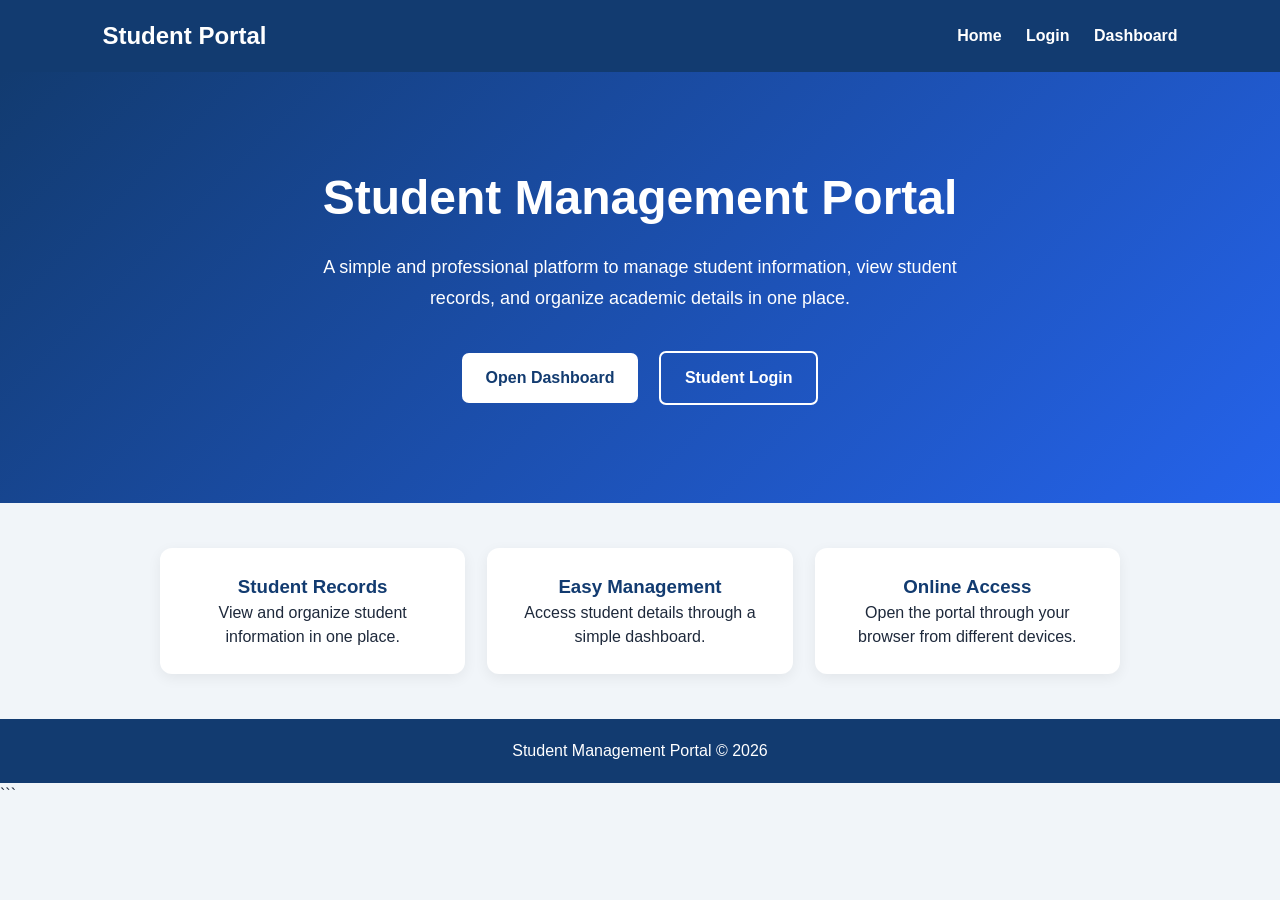
<file: frontend/index.html>
<!DOCTYPE html>
<html lang="en">
<head>
    <meta charset="UTF-8">
    <meta name="viewport" content="width=device-width, initial-scale=1.0">
    <title>Student Management Portal</title>
    <link rel="stylesheet" href="style.css">
    <style>
        body {
            margin: 0;
            font-family: Arial, sans-serif;
            background: #f1f5f9;
            color: #1e293b;
        }

        nav {
            background: #123b70;
            color: white;
            padding: 18px 8%;
            display: flex;
            justify-content: space-between;
            align-items: center;
            gap: 15px;
            flex-wrap: wrap;
        }

        nav h2 {
            margin: 0;
        }

        nav a {
            color: white;
            text-decoration: none;
            margin-left: 20px;
            font-weight: bold;
        }

        .hero {
            text-align: center;
            padding: 90px 20px;
            background: linear-gradient(135deg, #123b70, #2563eb);
            color: white;
        }

        .hero h1 {
            font-size: clamp(30px, 5vw, 48px);
            margin-bottom: 18px;
        }

        .hero p {
            font-size: 18px;
            line-height: 1.7;
            max-width: 650px;
            margin: 0 auto 30px;
        }

        .btn {
            display: inline-block;
            padding: 13px 24px;
            margin: 8px;
            border-radius: 7px;
            background: white;
            color: #123b70;
            text-decoration: none;
            font-weight: bold;
        }

        .btn.secondary {
            background: transparent;
            color: white;
            border: 2px solid white;
        }

        .features {
            max-width: 1000px;
            margin: 45px auto;
            padding: 0 20px;
            display: grid;
            grid-template-columns: repeat(auto-fit, minmax(220px, 1fr));
            gap: 22px;
        }

        .feature {
            background: white;
            padding: 25px;
            border-radius: 12px;
            box-shadow: 0 4px 14px #00000010;
            text-align: center;
        }

        .feature h3 {
            color: #123b70;
        }

        footer {
            text-align: center;
            background: #123b70;
            color: white;
            padding: 20px;
        }
    </style>
</head>
<body>

    <nav>
        <h2>Student Portal</h2>
        <div>
            <a href="index.html">Home</a>
            <a href="login.html">Login</a>
            <a href="dashboard.html">Dashboard</a>
        </div>
    </nav>

    <section class="hero">
        <h1>Student Management Portal</h1>
        <p>
            A simple and professional platform to manage student information,
            view student records, and organize academic details in one place.
        </p>
        <a class="btn" href="dashboard.html">Open Dashboard</a>
        <a class="btn secondary" href="login.html">Student Login</a>
    </section>

    <section class="features">
        <div class="feature">
            <h3>Student Records</h3>
            <p>View and organize student information in one place.</p>
        </div>

        <div class="feature">
            <h3>Easy Management</h3>
            <p>Access student details through a simple dashboard.</p>
        </div>

        <div class="feature">
            <h3>Online Access</h3>
            <p>Open the portal through your browser from different devices.</p>
        </div>
    </section>

    <footer>
        Student Management Portal &copy; 2026
    </footer>

</body>
</html>
```
</file>
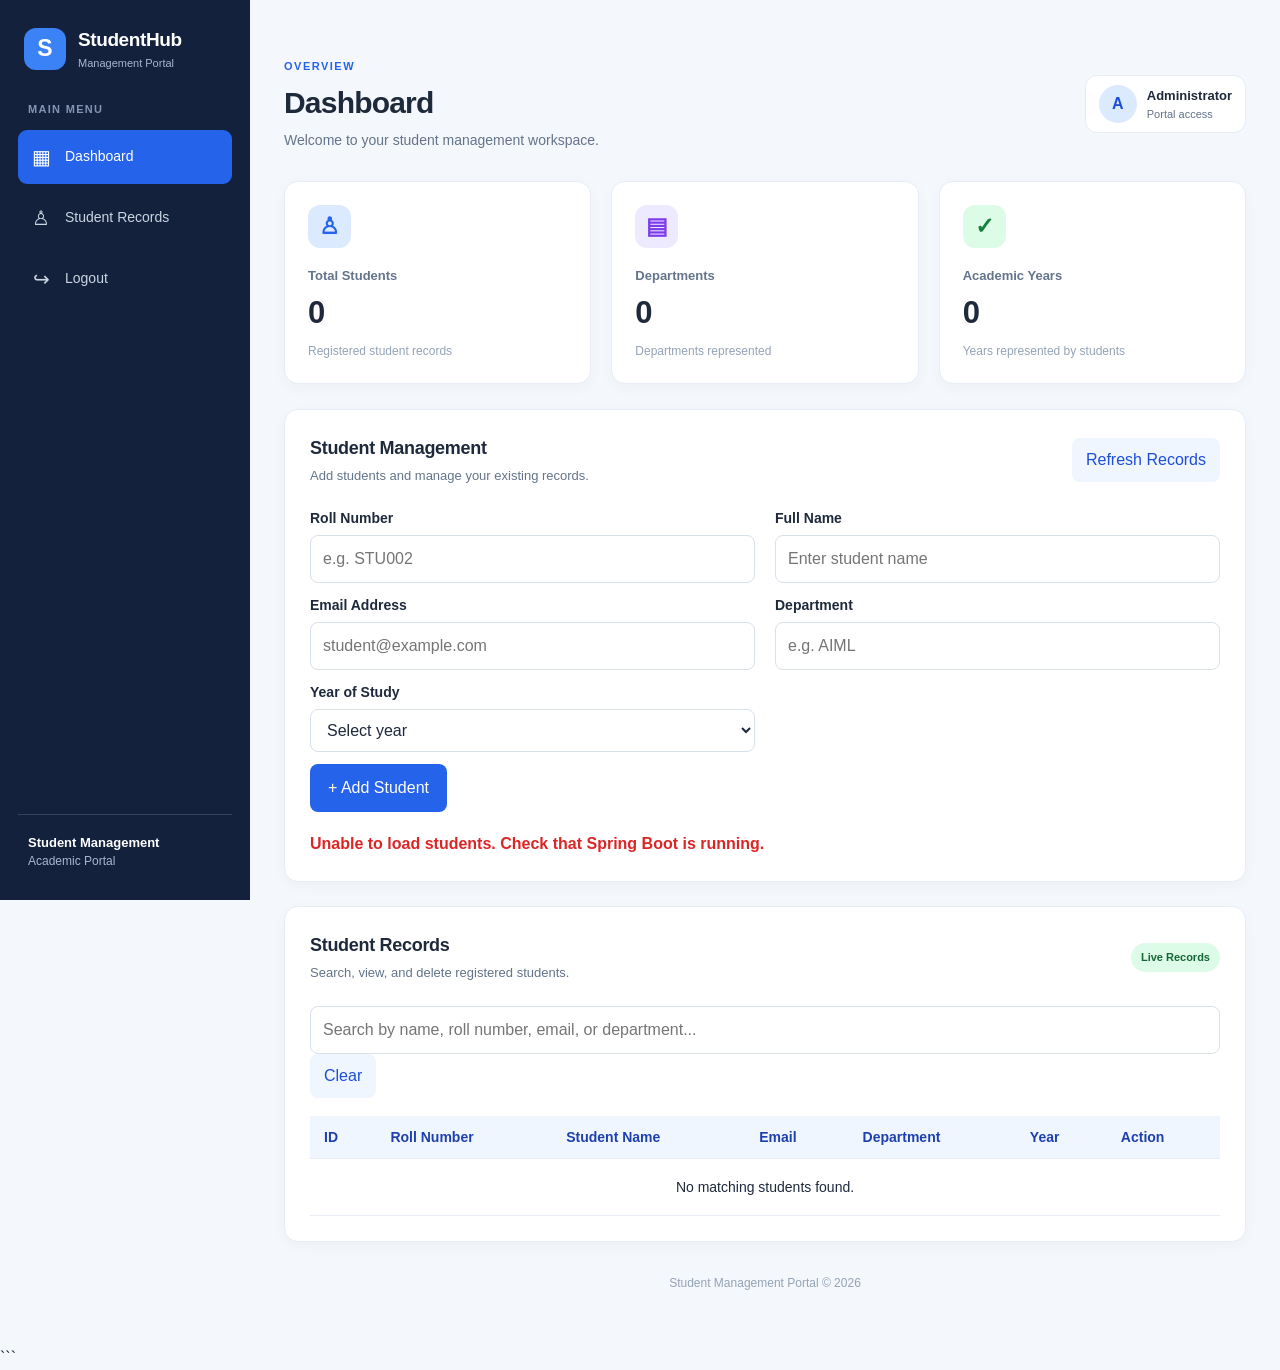
<file: frontend/dashboard.html>
```html
<!DOCTYPE html>
<html lang="en">
<head>
    <meta charset="UTF-8">
    <meta name="viewport" content="width=device-width, initial-scale=1.0">

    <title>Dashboard | Student Management Portal</title>

    <link rel="stylesheet" href="style.css">
</head>

<body class="dashboard-page">

    <!-- Sidebar -->
    <aside class="sidebar">

        <div class="brand">
            <div class="brand-icon">S</div>
            <div>
                <h2>StudentHub</h2>
                <p>Management Portal</p>
            </div>
        </div>

        <p class="nav-heading">MAIN MENU</p>

        <nav class="navigation">
            <a href="dashboard.html" class="nav-link active">
                <span>▦</span> Dashboard
            </a>

            <a href="students.html" class="nav-link">
                <span>♙</span> Student Records
            </a>

            <a href="login.html" class="nav-link">
                <span>↪</span> Logout
            </a>
        </nav>

        <div class="sidebar-footer">
            <p>Student Management</p>
            <small>Academic Portal</small>
        </div>

    </aside>

    <!-- Main Dashboard -->
    <main class="dashboard-main">

        <!-- Top Header -->
        <header class="dashboard-topbar">

            <div>
                <p class="eyebrow">OVERVIEW</p>
                <h1>Dashboard</h1>
                <p class="subtitle">
                    Welcome to your student management workspace.
                </p>
            </div>

            <a class="profile-chip" href="login.html">
                <span class="avatar">A</span>
                <span>
                    <strong>Administrator</strong>
                    <small>Portal access</small>
                </span>
            </a>

        </header>

        <!-- Statistics Cards -->
        <section class="stats-grid">

            <article class="stat-card">
                <div class="stat-icon blue-icon">♙</div>
                <p>Total Students</p>
                <h2 id="totalStudents">0</h2>
                <small>Registered student records</small>
            </article>

            <article class="stat-card">
                <div class="stat-icon purple-icon">▤</div>
                <p>Departments</p>
                <h2 id="departmentCount">0</h2>
                <small>Departments represented</small>
            </article>

            <article class="stat-card">
                <div class="stat-icon green-icon">✓</div>
                <p>Academic Years</p>
                <h2 id="yearCount">0</h2>
                <small>Years represented by students</small>
            </article>

        </section>

        <!-- Add Student Section -->
        <section class="dashboard-panel">

            <div class="panel-heading">
                <div>
                    <h2>Student Management</h2>
                    <p>Add students and manage your existing records.</p>
                </div>

                <button
                    type="button"
                    id="refreshButton"
                    class="secondary-button">
                    Refresh Records
                </button>
            </div>

            <form id="studentForm" class="student-form">

                <div class="form-field">
                    <label for="rollNumber">Roll Number</label>
                    <input
                        type="text"
                        id="rollNumber"
                        placeholder="e.g. STU002"
                        required>
                </div>

                <div class="form-field">
                    <label for="name">Full Name</label>
                    <input
                        type="text"
                        id="name"
                        placeholder="Enter student name"
                        required>
                </div>

                <div class="form-field">
                    <label for="email">Email Address</label>
                    <input
                        type="email"
                        id="email"
                        placeholder="student@example.com"
                        required>
                </div>

                <div class="form-field">
                    <label for="department">Department</label>
                    <input
                        type="text"
                        id="department"
                        placeholder="e.g. AIML"
                        required>
                </div>

                <div class="form-field">
                    <label for="yearOfStudy">Year of Study</label>

                    <select id="yearOfStudy" required>
                        <option value="">Select year</option>
                        <option value="1">1st Year</option>
                        <option value="2">2nd Year</option>
                        <option value="3">3rd Year</option>
                        <option value="4">4th Year</option>
                    </select>
                </div>

                <button type="submit" class="primary-button">
                    + Add Student
                </button>

                <p id="message" role="status"></p>

            </form>

        </section>

        <!-- Student Records Section -->
        <section class="dashboard-panel">

            <div class="panel-heading">
                <div>
                    <h2>Student Records</h2>
                    <p>Search, view, and delete registered students.</p>
                </div>

                <span class="records-label">Live Records</span>
            </div>

            <!-- NEW SEARCH BAR -->
            <div class="search-container">

                <input
                    type="text"
                    id="studentSearch"
                    placeholder="Search by name, roll number, email, or department..."
                    aria-label="Search student records">

                <button
                    type="button"
                    id="clearSearch"
                    class="secondary-button">
                    Clear
                </button>

            </div>

            <!-- Student Table -->
            <div class="table-container">

                <table>
                    <thead>
                        <tr>
                            <th>ID</th>
                            <th>Roll Number</th>
                            <th>Student Name</th>
                            <th>Email</th>
                            <th>Department</th>
                            <th>Year</th>
                            <th>Action</th>
                        </tr>
                    </thead>

                    <tbody id="studentTableBody">
                    </tbody>
                </table>

            </div>

        </section>

        <!-- Footer -->
        <footer class="dashboard-footer">
            Student Management Portal &copy; 2026
        </footer>

    </main>

    <script src="app.js"></script>

</body>
</html>
```
</file>
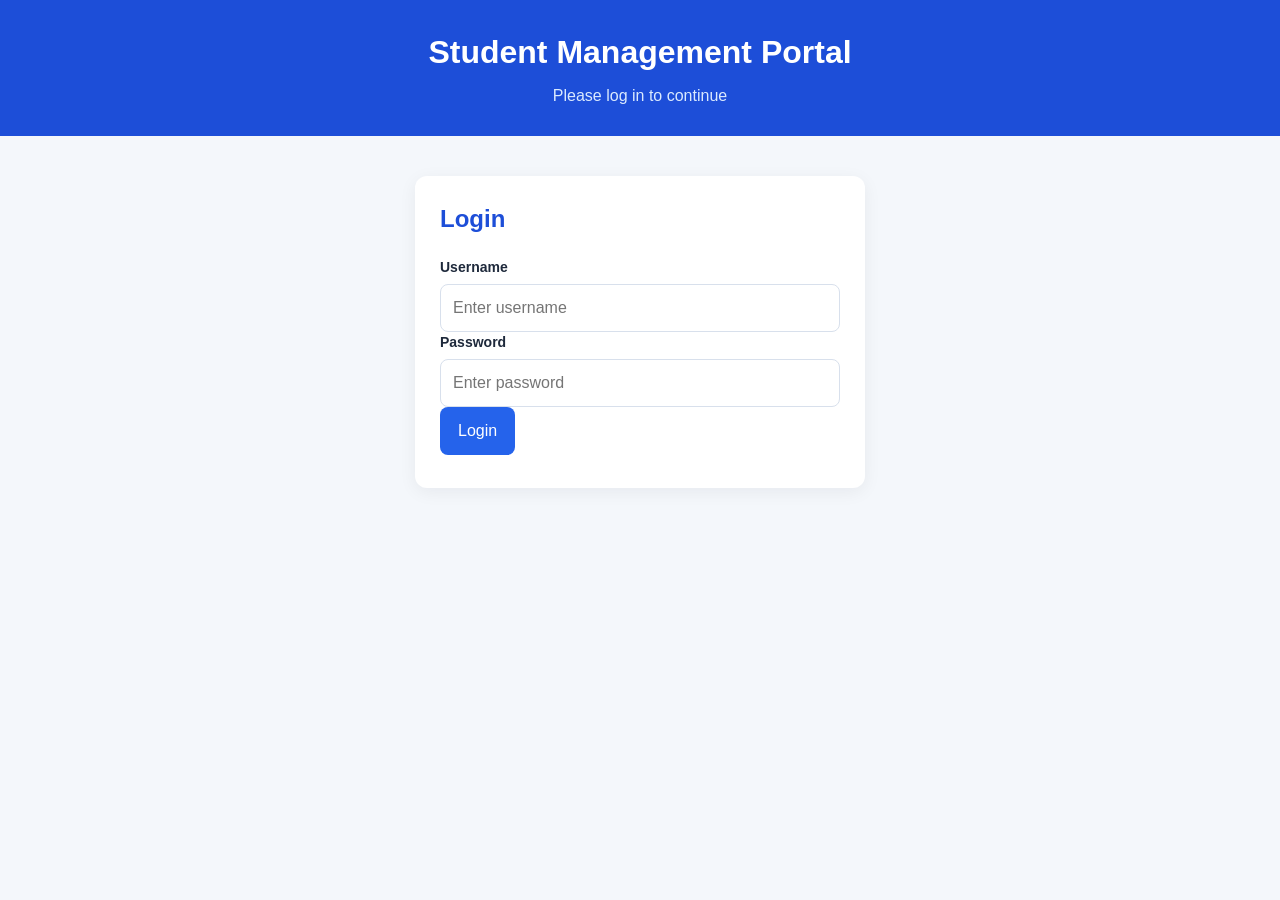
<file: frontend/login.html>
<!DOCTYPE html>
<html lang="en">
<head>
    <meta charset="UTF-8">
    <meta name="viewport" content="width=device-width, initial-scale=1.0">
    <title>Login - Student Management Portal</title>
    <link rel="stylesheet" href="style.css">
</head>
<body>

    <header class="header">
        <h1>Student Management Portal</h1>
        <p>Please log in to continue</p>
    </header>

    <main class="container">
        <section class="card" style="max-width: 450px; margin: 40px auto;">
            <h2>Login</h2>

            <form id="loginForm">
                <label for="username">Username</label>
                <input
                    type="text"
                    id="username"
                    placeholder="Enter username"
                    required
                >

                <label for="password">Password</label>
                <input
                    type="password"
                    id="password"
                    placeholder="Enter password"
                    required
                >

                <button type="submit">Login</button>
                <p id="loginMessage"></p>
            </form>
        </section>
    </main>

    <script>
        document.getElementById("loginForm").addEventListener("submit", function(event) {
            event.preventDefault();

            const username = document.getElementById("username").value.trim();
            const password = document.getElementById("password").value;
            const loginMessage = document.getElementById("loginMessage");

            if (username === "admin" && password === "admin123") {
                loginMessage.style.color = "#15803d";
                loginMessage.textContent = "Login successful! Opening student portal...";

                setTimeout(() => {
                    window.location.href = "students.html";
                }, 1000);
            } else {
                loginMessage.style.color = "#dc2626";
                loginMessage.textContent = "Invalid username or password.";
            }
        });
    </script>

</body>
</html>
</file>
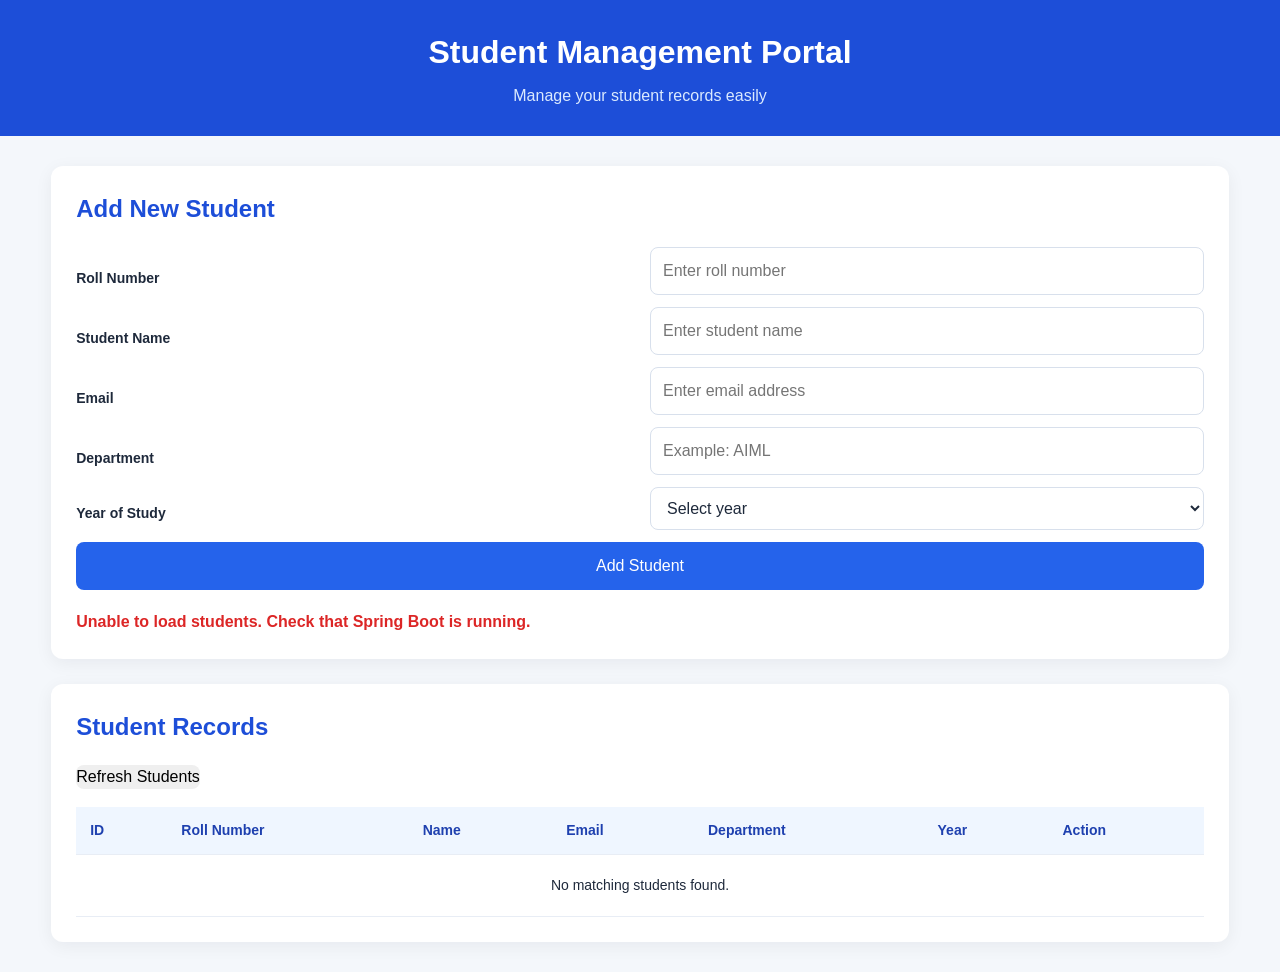
<file: frontend/students.html>
<!DOCTYPE html>
<html lang="en">
<head>
    <meta charset="UTF-8">
    <meta name="viewport" content="width=device-width, initial-scale=1.0">
    <title>Student Management Portal</title>
    <link rel="stylesheet" href="style.css">
</head>
<body>

    <header class="header">
        <h1>Student Management Portal</h1>
        <p>Manage your student records easily</p>
    </header>

    <main class="container">

        <section class="card">
            <h2>Add New Student</h2>

            <form id="studentForm">

                <label for="rollNumber">Roll Number</label>
                <input type="text" id="rollNumber"
                       placeholder="Enter roll number" required>

                <label for="name">Student Name</label>
                <input type="text" id="name"
                       placeholder="Enter student name" required>

                <label for="email">Email</label>
                <input type="email" id="email"
                       placeholder="Enter email address" required>

                <label for="department">Department</label>
                <input type="text" id="department"
                       placeholder="Example: AIML" required>

                <label for="yearOfStudy">Year of Study</label>
                <select id="yearOfStudy" required>
                    <option value="">Select year</option>
                    <option value="1">1st Year</option>
                    <option value="2">2nd Year</option>
                    <option value="3">3rd Year</option>
                    <option value="4">4th Year</option>
                </select>

                <button type="submit">Add Student</button>

                <p id="message"></p>

            </form>
        </section>

        <section class="card">
            <h2>Student Records</h2>

            <button type="button" id="refreshButton">
                Refresh Students
            </button>

            <div class="table-container">
                <table>
                    <thead>
                        <tr>
                            <th>ID</th>
                            <th>Roll Number</th>
                            <th>Name</th>
                            <th>Email</th>
                            <th>Department</th>
                            <th>Year</th>
                            <th>Action</th>
                        </tr>
                    </thead>

                    <tbody id="studentTableBody">
                    </tbody>
                </table>
            </div>

        </section>

    </main>

    <script src="app.js"></script>

</body>
</html>
</file>
<file: frontend/style.css>
/* ===== General styles ===== */
* {
    margin: 0;
    padding: 0;
    box-sizing: border-box;
}

body {
    font-family: "Segoe UI", Arial, sans-serif;
    background: #f4f7fb;
    color: #1e293b;
    line-height: 1.5;
}

button,
input,
select {
    font: inherit;
}

button {
    cursor: pointer;
    border: none;
    border-radius: 8px;
    transition: background 0.2s ease;
}

input,
select {
    width: 100%;
    padding: 11px 12px;
    border: 1px solid #d8e0ec;
    border-radius: 8px;
    background: #fff;
    color: #1e293b;
}

input:focus,
select:focus {
    outline: 2px solid #bfdbfe;
    border-color: #2563eb;
}

label {
    display: block;
    margin-bottom: 6px;
    font-size: 14px;
    font-weight: 600;
}

/* ===== Existing pages: login and student records ===== */
.header {
    background: #1d4ed8;
    color: white;
    text-align: center;
    padding: 28px 15px;
}

.header h1 {
    margin-bottom: 8px;
}

.header p {
    color: #dbeafe;
}

.container {
    width: 92%;
    max-width: 1200px;
    margin: 30px auto;
}

.card {
    background: white;
    padding: 25px;
    margin-bottom: 25px;
    border-radius: 12px;
    box-shadow: 0 4px 18px rgba(15, 23, 42, 0.06);
}

.card h2 {
    color: #1d4ed8;
    margin-bottom: 20px;
}

#studentForm {
    display: grid;
    grid-template-columns: 1fr 1fr;
    gap: 12px 20px;
}

#studentForm label {
    align-self: end;
}

#studentForm button,
#studentForm #message {
    grid-column: 1 / -1;
}

#message,
#loginMessage {
    margin-top: 8px;
    font-weight: 600;
}

.primary-button,
#studentForm button,
#loginForm button {
    background: #2563eb;
    color: white;
    padding: 12px 18px;
}

.primary-button:hover,
#studentForm button:hover,
#loginForm button:hover {
    background: #1d4ed8;
}

.secondary-button {
    background: #eff6ff;
    color: #1d4ed8;
    padding: 10px 14px;
}

.secondary-button:hover {
    background: #dbeafe;
}

.table-container {
    width: 100%;
    overflow-x: auto;
    margin-top: 18px;
}

table {
    width: 100%;
    border-collapse: collapse;
    min-width: 750px;
    background: white;
}

th,
td {
    padding: 13px 14px;
    text-align: left;
    border-bottom: 1px solid #e8edf5;
    font-size: 14px;
}

th {
    background: #eff6ff;
    color: #1e40af;
    font-weight: 700;
}

tbody tr:hover {
    background: #f8fafc;
}

.delete-button {
    background: #fee2e2;
    color: #b91c1c;
    padding: 8px 12px;
}

.delete-button:hover {
    background: #fecaca;
}

/* ===== Dashboard sidebar ===== */
.dashboard-page {
    min-height: 100vh;
}

.sidebar {
    width: 250px;
    min-height: 100vh;
    position: fixed;
    inset: 0 auto 0 0;
    display: flex;
    flex-direction: column;
    padding: 26px 18px;
    background: #14213d;
    color: white;
    z-index: 10;
}

.brand {
    display: flex;
    align-items: center;
    gap: 12px;
    padding: 0 6px 30px;
}

.brand-icon {
    width: 42px;
    height: 42px;
    display: grid;
    place-items: center;
    flex-shrink: 0;
    background: #3b82f6;
    border-radius: 12px;
    font-size: 23px;
    font-weight: 800;
}

.brand h2 {
    font-size: 19px;
    letter-spacing: -0.4px;
}

.brand p {
    color: #a8b6cf;
    font-size: 11px;
}

.nav-heading {
    padding: 0 10px;
    margin-bottom: 12px;
    color: #8494b1;
    font-size: 11px;
    font-weight: 700;
    letter-spacing: 1.3px;
}

.navigation {
    display: grid;
    gap: 7px;
}

.nav-link {
    display: flex;
    align-items: center;
    gap: 13px;
    padding: 12px;
    border-radius: 9px;
    color: #cbd5e1;
    text-decoration: none;
    font-size: 14px;
}

.nav-link span {
    width: 22px;
    text-align: center;
    font-size: 20px;
}

.nav-link:hover {
    background: #243654;
    color: white;
}

.nav-link.active {
    background: #2563eb;
    color: white;
}

.sidebar-footer {
    margin-top: auto;
    padding: 18px 10px 4px;
    border-top: 1px solid #34425b;
}

.sidebar-footer p {
    font-size: 13px;
    font-weight: 600;
}

.sidebar-footer small {
    color: #a8b6cf;
    font-size: 12px;
}

/* ===== Dashboard main content ===== */
.dashboard-main {
    min-height: 100vh;
    margin-left: 250px;
    padding: 34px;
    max-width: 1800px;
}

.dashboard-topbar {
    display: flex;
    justify-content: space-between;
    align-items: center;
    gap: 20px;
    margin-bottom: 30px;
}

.eyebrow {
    margin-bottom: 5px;
    color: #2563eb;
    font-size: 11px;
    font-weight: 800;
    letter-spacing: 1.5px;
}

.dashboard-topbar h1 {
    font-size: 30px;
    letter-spacing: -0.8px;
}

.subtitle {
    margin-top: 5px;
    color: #64748b;
    font-size: 14px;
}

.profile-chip {
    display: flex;
    align-items: center;
    gap: 10px;
    padding: 9px 13px;
    background: white;
    border: 1px solid #e6ebf2;
    border-radius: 12px;
    color: #1e293b;
    text-decoration: none;
}

.avatar {
    display: grid;
    place-items: center;
    width: 38px;
    height: 38px;
    background: #dbeafe;
    border-radius: 50%;
    color: #1d4ed8;
    font-weight: 800;
}

.profile-chip strong,
.profile-chip small {
    display: block;
}

.profile-chip strong {
    font-size: 13px;
}

.profile-chip small {
    color: #64748b;
    font-size: 11px;
}

/* ===== Dashboard statistics cards ===== */
.stats-grid {
    display: grid;
    grid-template-columns: repeat(3, minmax(0, 1fr));
    gap: 20px;
    margin-bottom: 25px;
}

.stat-card {
    min-width: 0;
    padding: 23px;
    background: white;
    border: 1px solid #e8edf5;
    border-radius: 14px;
    box-shadow: 0 4px 15px rgba(15, 23, 42, 0.03);
}

.stat-icon {
    display: grid;
    place-items: center;
    width: 43px;
    height: 43px;
    margin-bottom: 18px;
    border-radius: 12px;
    font-size: 23px;
    font-weight: 700;
}

.blue-icon {
    color: #2563eb;
    background: #dbeafe;
}

.purple-icon {
    color: #7c3aed;
    background: #ede9fe;
}

.green-icon {
    color: #15803d;
    background: #dcfce7;
}

.stat-card > p {
    color: #64748b;
    font-size: 13px;
    font-weight: 600;
}

.stat-card h2 {
    margin: 5px 0;
    font-size: 31px;
    letter-spacing: -1px;
}

.stat-card > small {
    color: #94a3b8;
    font-size: 12px;
}

/* ===== Dashboard panels and forms ===== */
.dashboard-panel {
    margin-bottom: 24px;
    padding: 25px;
    background: white;
    border: 1px solid #e8edf5;
    border-radius: 14px;
    box-shadow: 0 4px 15px rgba(15, 23, 42, 0.03);
}

.panel-heading {
    display: flex;
    justify-content: space-between;
    align-items: center;
    gap: 15px;
    margin-bottom: 23px;
}

.panel-heading h2 {
    font-size: 18px;
    letter-spacing: -0.3px;
}

.panel-heading p {
    margin-top: 4px;
    color: #64748b;
    font-size: 13px;
}

.records-label {
    padding: 6px 10px;
    background: #dcfce7;
    border-radius: 20px;
    color: #166534;
    font-size: 11px;
    font-weight: 700;
    white-space: nowrap;
}

.student-form {
    display: grid;
    grid-template-columns: repeat(2, minmax(0, 1fr));
    gap: 18px;
}

.form-field {
    min-width: 0;
}

.student-form > button,
.student-form > #message {
    grid-column: 1 / -1;
}

.student-form > button {
    justify-self: start;
}

.dashboard-footer {
    padding: 8px 0 20px;
    color: #94a3b8;
    text-align: center;
    font-size: 12px;
}

/* ===== Responsive design ===== */
@media (max-width: 1050px) {
    .dashboard-main {
        padding: 25px;
    }

    .stats-grid {
        grid-template-columns: repeat(2, minmax(0, 1fr));
    }

    .stats-grid .stat-card:last-child {
        grid-column: 1 / -1;
    }
}

@media (max-width: 700px) {
    .sidebar {
        position: relative;
        width: 100%;
        min-height: auto;
        padding: 15px;
    }

    .brand {
        padding-bottom: 16px;
    }

    .nav-heading,
    .sidebar-footer {
        display: none;
    }

    .navigation {
        grid-template-columns: repeat(3, minmax(0, 1fr));
    }

    .nav-link {
        justify-content: center;
        gap: 5px;
        padding: 10px 5px;
        font-size: 12px;
    }

    .nav-link span {
        width: auto;
    }

    .dashboard-main {
        margin-left: 0;
        padding: 18px 12px;
    }

    .dashboard-topbar {
        align-items: flex-start;
        flex-direction: column;
    }

    .dashboard-topbar h1 {
        font-size: 26px;
    }

    .stats-grid {
        grid-template-columns: 1fr;
        gap: 12px;
    }

    .stats-grid .stat-card:last-child {
        grid-column: auto;
    }

    .stat-card {
        padding: 18px;
    }

    .stat-icon {
        margin-bottom: 10px;
    }

    .dashboard-panel {
        padding: 16px;
    }

    .panel-heading {
        align-items: flex-start;
        flex-direction: column;
    }

    .student-form {
        grid-template-columns: 1fr;
    }

    .student-form > button,
    .student-form > #message {
        grid-column: 1;
    }

    .container {
        width: 95%;
    }

    .card {
        padding: 16px;
    }

    #studentForm {
        grid-template-columns: 1fr;
    }

    #studentForm button,
    #studentForm #message {
        grid-column: 1;
    }
}
</file>
